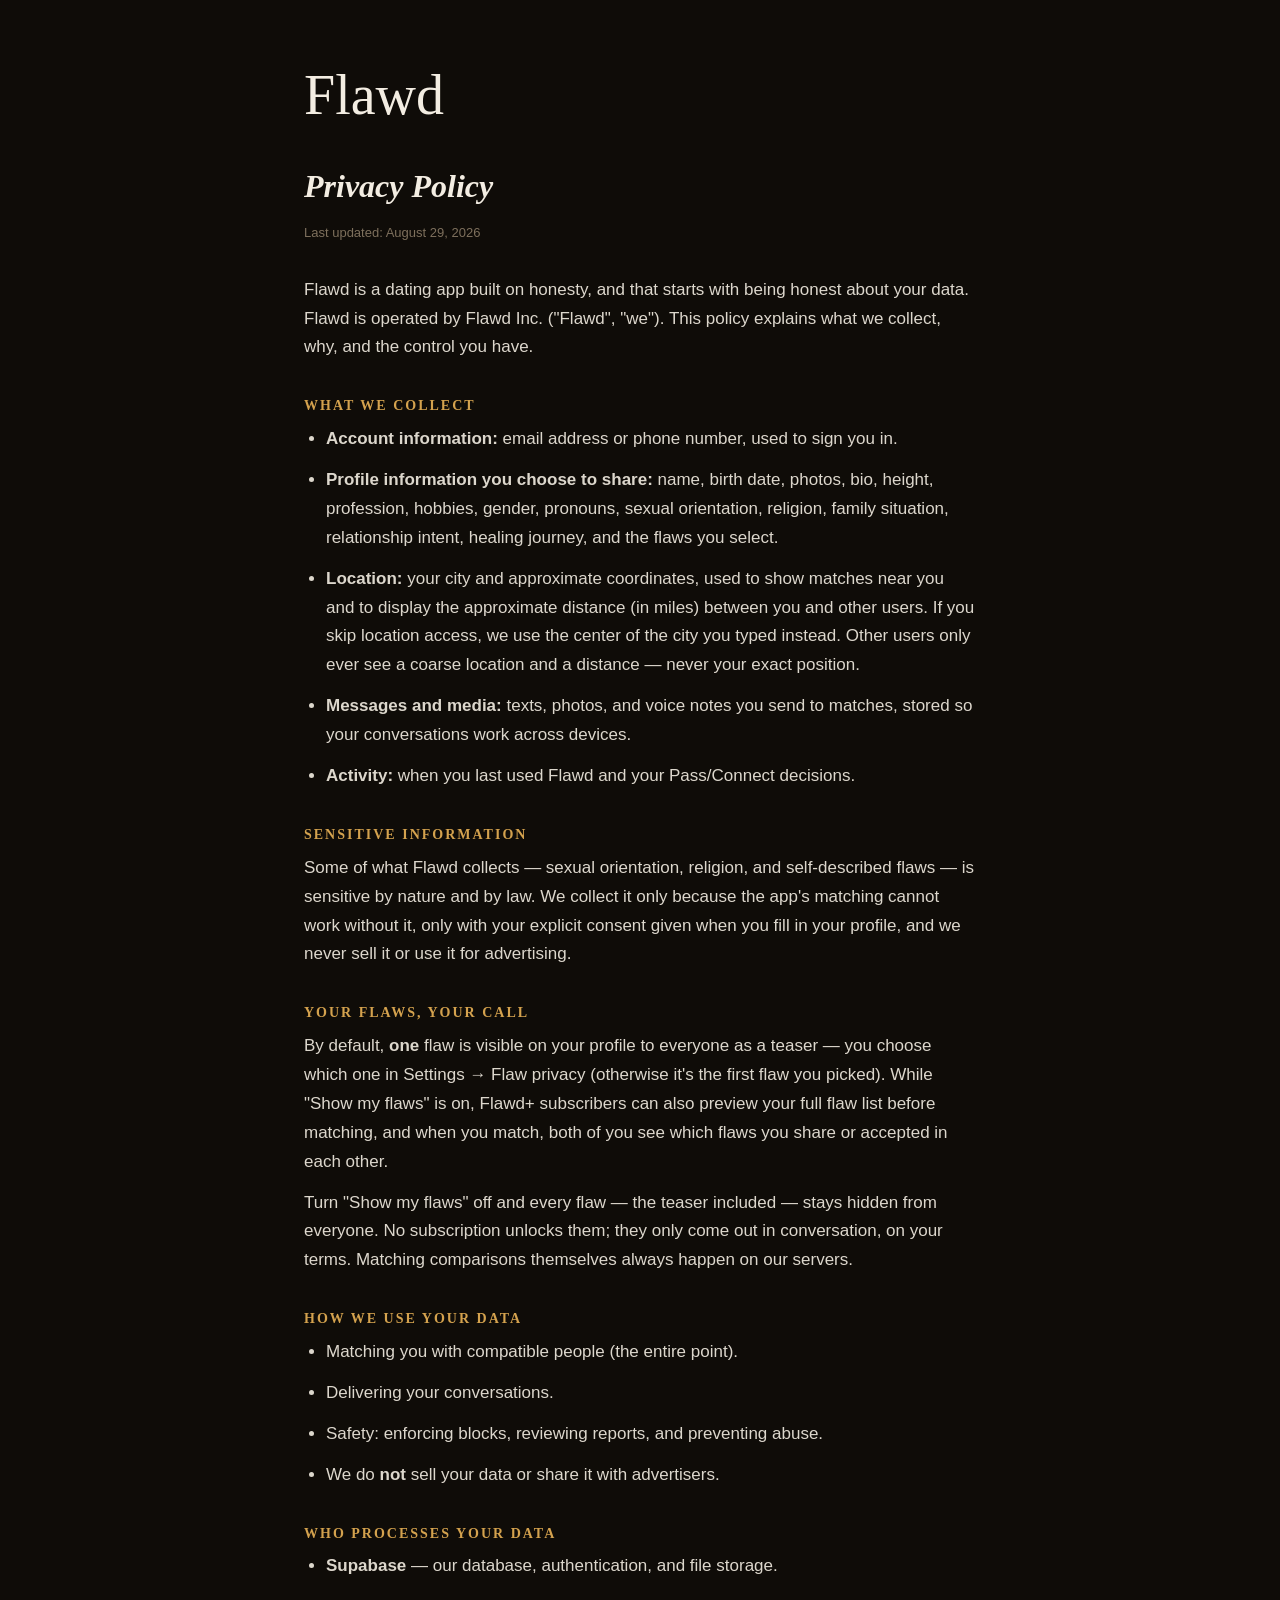
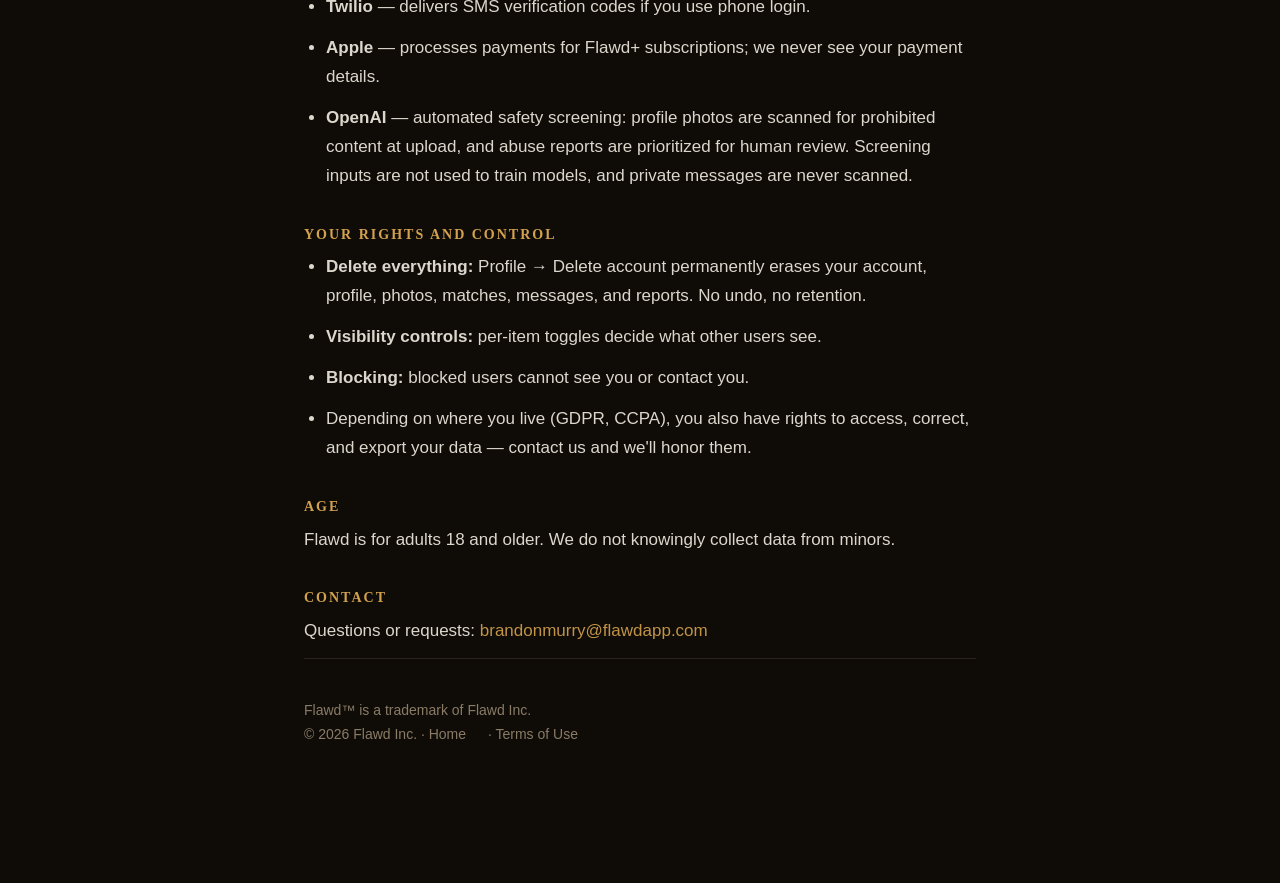
<file: privacy.html>
<!DOCTYPE html>
<html lang="en">
<head>
<meta charset="utf-8">
<meta name="viewport" content="width=device-width, initial-scale=1">
<title>Flawd — Privacy Policy</title>
<link rel="stylesheet" href="style.css">
</head>
<body>
<main class="legal">
  <div class="wordmark">Flawd</div>
  <h1>Privacy Policy</h1>
  <p class="updated">Last updated: August 29, 2026</p>

  <p>Flawd is a dating app built on honesty, and that starts with being honest about
     your data. Flawd is operated by Flawd Inc. ("Flawd", "we"). This policy explains what we collect, why, and the control you have.</p>

  <h2>What we collect</h2>
  <ul>
    <li><strong>Account information:</strong> email address or phone number, used to sign you in.</li>
    <li><strong>Profile information you choose to share:</strong> name, birth date, photos,
        bio, height, profession, hobbies, gender, pronouns, sexual orientation, religion,
        family situation, relationship intent, healing journey, and the flaws you select.</li>
    <li><strong>Location:</strong> your city and approximate coordinates, used to show
        matches near you and to display the approximate distance (in miles) between you
        and other users. If you skip location access, we use the center of the city you
        typed instead. Other users only ever see a coarse location and a distance —
        never your exact position.</li>
    <li><strong>Messages and media:</strong> texts, photos, and voice notes you send to
        matches, stored so your conversations work across devices.</li>
    <li><strong>Activity:</strong> when you last used Flawd and your Pass/Connect decisions.</li>
  </ul>

  <h2>Sensitive information</h2>
  <p>Some of what Flawd collects — sexual orientation, religion, and self-described
     flaws — is sensitive by nature and by law. We collect it only because the app's
     matching cannot work without it, only with your explicit consent given when you
     fill in your profile, and we never sell it or use it for advertising.</p>

  <h2>Your flaws, your call</h2>
  <p>By default, <strong>one</strong> flaw is visible on your profile to everyone as a
     teaser — you choose which one in Settings → Flaw privacy (otherwise it's the first
     flaw you picked). While "Show my flaws" is on, Flawd+ subscribers can also preview
     your full flaw list before matching, and when you match, both of you see which
     flaws you share or accepted in each other.</p>
  <p>Turn "Show my flaws" off and every flaw — the teaser included — stays hidden from
     everyone. No subscription unlocks them; they only come out in conversation, on
     your terms. Matching comparisons themselves always happen on our servers.</p>

  <h2>How we use your data</h2>
  <ul>
    <li>Matching you with compatible people (the entire point).</li>
    <li>Delivering your conversations.</li>
    <li>Safety: enforcing blocks, reviewing reports, and preventing abuse.</li>
    <li>We do <strong>not</strong> sell your data or share it with advertisers.</li>
  </ul>

  <h2>Who processes your data</h2>
  <ul>
    <li><strong>Supabase</strong> — our database, authentication, and file storage.</li>
    <li><strong>Twilio</strong> — delivers SMS verification codes if you use phone login.</li>
    <li><strong>Apple</strong> — processes payments for Flawd+ subscriptions; we never see
        your payment details.</li>
    <li><strong>OpenAI</strong> — automated safety screening: profile photos are scanned
        for prohibited content at upload, and abuse reports are prioritized for human
        review. Screening inputs are not used to train models, and private messages are
        never scanned.</li>
  </ul>

  <h2>Your rights and control</h2>
  <ul>
    <li><strong>Delete everything:</strong> Profile → Delete account permanently erases your
        account, profile, photos, matches, messages, and reports. No undo, no retention.</li>
    <li><strong>Visibility controls:</strong> per-item toggles decide what other users see.</li>
    <li><strong>Blocking:</strong> blocked users cannot see you or contact you.</li>
    <li>Depending on where you live (GDPR, CCPA), you also have rights to access,
        correct, and export your data — contact us and we'll honor them.</li>
  </ul>

  <h2>Age</h2>
  <p>Flawd is for adults 18 and older. We do not knowingly collect data from minors.</p>

  <h2>Contact</h2>
  <p>Questions or requests: <a href="mailto:brandonmurry@flawdapp.com">brandonmurry@flawdapp.com</a></p>

  <footer>Flawd™ is a trademark of Flawd Inc.<br>© 2026 Flawd Inc. · <a href="index.html">Home</a> · <a href="terms.html">Terms of Use</a></footer>
</main>
</body>
</html>
</file>
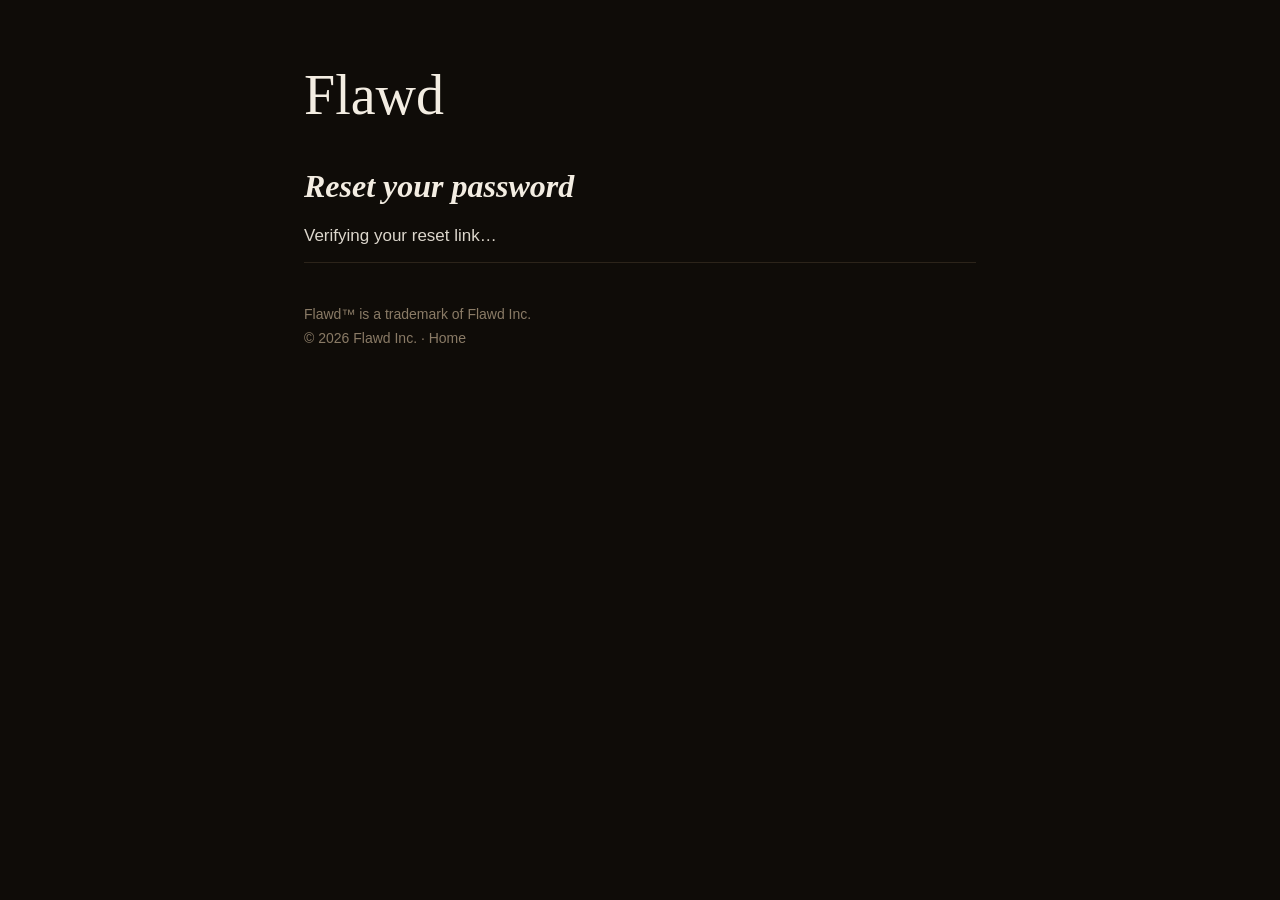
<file: reset.html>
<!DOCTYPE html>
<html lang="en">
<head>
<meta charset="utf-8">
<meta name="viewport" content="width=device-width, initial-scale=1">
<title>Flawd — Reset Password</title>
<link rel="stylesheet" href="style.css">
</head>
<body>
<main class="legal">
  <div class="wordmark">Flawd</div>
  <h1>Reset your password</h1>
  <p id="status">Verifying your reset link…</p>
  <div id="form" style="display:none;margin-top:16px;">
    <p>Choose a new password (at least 6 characters).</p>
    <input id="pw" type="password" placeholder="New password" autocomplete="new-password"
      style="width:100%;padding:12px;font-size:16px;box-sizing:border-box;margin-bottom:10px;">
    <input id="pw2" type="password" placeholder="Confirm new password" autocomplete="new-password"
      style="width:100%;padding:12px;font-size:16px;box-sizing:border-box;margin-bottom:12px;">
    <button id="save" style="width:100%;padding:14px;font-size:16px;cursor:pointer;">Set new password</button>
  </div>
  <footer>Flawd™ is a trademark of Flawd Inc.<br>© 2026 Flawd Inc. · <a href="index.html">Home</a></footer>
</main>
<script type="module">
import { createClient } from 'https://esm.sh/@supabase/supabase-js@2';
const sb = createClient('https://tzjrijwssdatgxlkhzzl.supabase.co', 'eyJhbGciOiJIUzI1NiIsInR5cCI6IkpXVCJ9.eyJpc3MiOiJzdXBhYmFzZSIsInJlZiI6InR6anJpandzc2RhdGd4bGtoenpsIiwicm9sZSI6ImFub24iLCJpYXQiOjE3ODczMjQxMjksImV4cCI6MjEwMjkwMDEyOX0.andUIHpiPBgLtTdXAorugyPALMtfVAB0XvYJp6D9DSw');
const statusEl = document.getElementById('status');
const formEl = document.getElementById('form');

// The recovery link drops a session in the URL; wait for Supabase to parse it.
sb.auth.onAuthStateChange((event, session) => {
  if (session) {
    statusEl.textContent = 'Link verified. Enter your new password below.';
    formEl.style.display = 'block';
  }
});

// Fallback if no session appears (expired or already-used link).
setTimeout(async () => {
  const { data } = await sb.auth.getSession();
  if (!data.session) {
    statusEl.textContent = 'This reset link is invalid or has expired. Request a new one from the app.';
  }
}, 2500);

document.getElementById('save').addEventListener('click', async () => {
  const pw = document.getElementById('pw').value;
  const pw2 = document.getElementById('pw2').value;
  if (pw.length < 6) { statusEl.textContent = 'Password must be at least 6 characters.'; return; }
  if (pw !== pw2) { statusEl.textContent = 'Passwords do not match.'; return; }
  const { error } = await sb.auth.updateUser({ password: pw });
  if (error) { statusEl.textContent = 'Error: ' + error.message; return; }
  formEl.style.display = 'none';
  statusEl.textContent = 'Your password has been reset. Open the Flawd app and log in with your new password.';
});
</script>
</body>
</html>
</file>
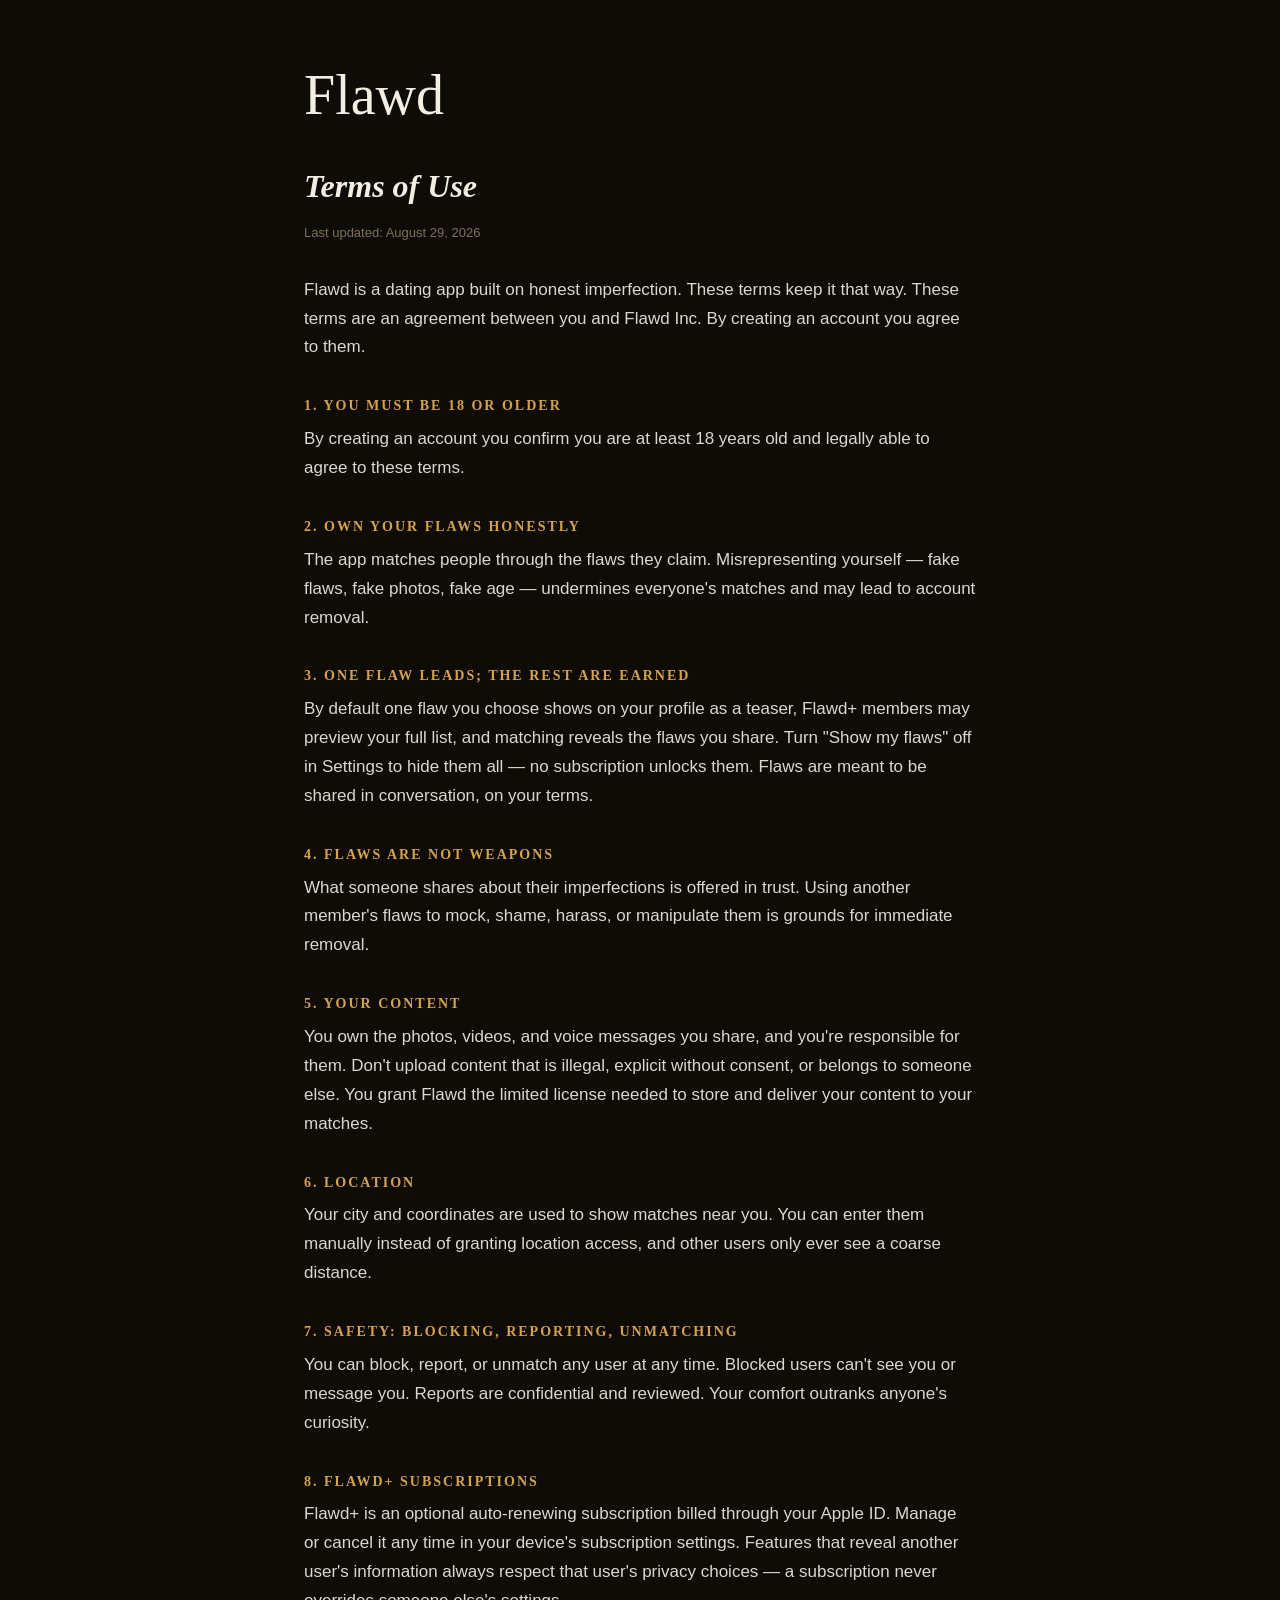
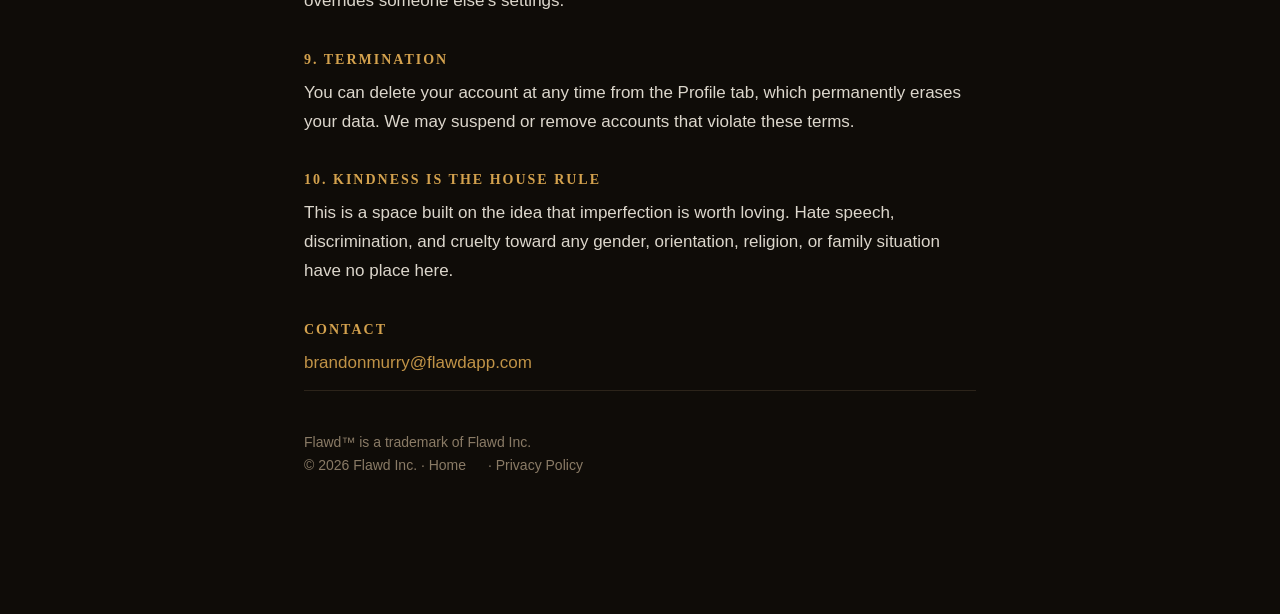
<file: terms.html>
<!DOCTYPE html>
<html lang="en">
<head>
<meta charset="utf-8">
<meta name="viewport" content="width=device-width, initial-scale=1">
<title>Flawd — Terms of Use</title>
<link rel="stylesheet" href="style.css">
</head>
<body>
<main class="legal">
  <div class="wordmark">Flawd</div>
  <h1>Terms of Use</h1>
  <p class="updated">Last updated: August 29, 2026</p>

  <p>Flawd is a dating app built on honest imperfection. These terms keep it that way.
     These terms are an agreement between you and Flawd Inc. By creating an account you agree to them.</p>

  <h2>1. You must be 18 or older</h2>
  <p>By creating an account you confirm you are at least 18 years old and legally able
     to agree to these terms.</p>

  <h2>2. Own your flaws honestly</h2>
  <p>The app matches people through the flaws they claim. Misrepresenting yourself —
     fake flaws, fake photos, fake age — undermines everyone's matches and may lead
     to account removal.</p>

  <h2>3. One flaw leads; the rest are earned</h2>
  <p>By default one flaw you choose shows on your profile as a teaser, Flawd+ members
     may preview your full list, and matching reveals the flaws you share. Turn "Show
     my flaws" off in Settings to hide them all — no subscription unlocks them.
     Flaws are meant to be shared in conversation,
     on your terms.</p>

  <h2>4. Flaws are not weapons</h2>
  <p>What someone shares about their imperfections is offered in trust. Using another
     member's flaws to mock, shame, harass, or manipulate them is grounds for
     immediate removal.</p>

  <h2>5. Your content</h2>
  <p>You own the photos, videos, and voice messages you share, and you're responsible
     for them. Don't upload content that is illegal, explicit without consent, or
     belongs to someone else. You grant Flawd the limited license needed to store and
     deliver your content to your matches.</p>

  <h2>6. Location</h2>
  <p>Your city and coordinates are used to show matches near you. You can enter them
     manually instead of granting location access, and other users only ever see a
     coarse distance.</p>

  <h2>7. Safety: blocking, reporting, unmatching</h2>
  <p>You can block, report, or unmatch any user at any time. Blocked users can't see
     you or message you. Reports are confidential and reviewed. Your comfort outranks
     anyone's curiosity.</p>

  <h2>8. Flawd+ subscriptions</h2>
  <p>Flawd+ is an optional auto-renewing subscription billed through your Apple ID.
     Manage or cancel it any time in your device's subscription settings. Features
     that reveal another user's information always respect that user's privacy
     choices — a subscription never overrides someone else's settings.</p>

  <h2>9. Termination</h2>
  <p>You can delete your account at any time from the Profile tab, which permanently
     erases your data. We may suspend or remove accounts that violate these terms.</p>

  <h2>10. Kindness is the house rule</h2>
  <p>This is a space built on the idea that imperfection is worth loving. Hate speech,
     discrimination, and cruelty toward any gender, orientation, religion, or family
     situation have no place here.</p>

  <h2>Contact</h2>
  <p><a href="mailto:brandonmurry@flawdapp.com">brandonmurry@flawdapp.com</a></p>

  <footer>Flawd™ is a trademark of Flawd Inc.<br>© 2026 Flawd Inc. · <a href="index.html">Home</a> · <a href="privacy.html">Privacy Policy</a></footer>
</main>
</body>
</html>
</file>
<file: style.css>
:root {
  --canvas:#0f0c08; --surface:#1d1712; --brand:#d4a24e; --gold:#c97d54;
  --ink:#f3ede2; --subtle:#8a7b66; --divider:#2c241a;
  --rose:#fb7185; --amber:#fbbf24; --teal:#2dd4bf;
}
* { box-sizing:border-box; margin:0; padding:0; }
html { scroll-behavior:smooth; }
body {
  background:var(--canvas); color:var(--ink);
  font:17px/1.7 -apple-system,'Segoe UI',Roboto,sans-serif;
  overflow-x:hidden;
}
a { color:var(--brand); text-decoration:none; }
.wrap { max-width:1080px; margin:0 auto; padding:0 24px; }
.script { font-family:'Snell Roundhand','Brush Script MT',cursive; }
.serif { font-family:Georgia,'Times New Roman',serif; font-style:italic; }

/* Nav */
nav {
  position:sticky; top:0; z-index:20;
  background:rgba(15,12,8,0.8); backdrop-filter:blur(12px);
  border-bottom:1px solid var(--divider);
}
nav .wrap { display:flex; align-items:center; justify-content:space-between; height:64px; }
nav .brand { font-family:'Snell Roundhand','Brush Script MT',cursive; font-size:30px; color:var(--ink); }
nav .links a { margin-left:28px; font-size:14px; color:var(--subtle); }
nav .links a:hover { color:var(--ink); }
@media (max-width:640px){ nav .links a{ margin-left:16px; font-size:13px; } }

/* Hero */
.hero { position:relative; text-align:center; padding:96px 0 80px; }
.hero::before {
  content:""; position:absolute; inset:0; z-index:-1;
  background:radial-gradient(circle at 50% 30%, rgba(212,162,78,0.18), transparent 60%);
}
.hero h1 { font-size:80px; color:var(--ink); line-height:1; margin-bottom:8px; }
.hero .tag { font-size:22px; color:var(--subtle); margin-bottom:16px; }
.hero p.lead { max-width:560px; margin:0 auto 36px; color:var(--ink); opacity:0.85; }
@media (max-width:640px){ .hero h1{ font-size:56px; } .hero .tag{ font-size:18px; } }

/* Seam divider */
.seam { height:2px; max-width:200px; margin:0 auto;
  background:linear-gradient(90deg, transparent, var(--brand), transparent); }

/* Buttons */
.btn {
  display:inline-block; font-size:15px; font-weight:500;
  padding:15px 28px; border-radius:16px; cursor:pointer; border:none;
}
.btn-primary { background:var(--brand); color:#211605; }
.btn-primary:hover { filter:brightness(1.08); }
.btn-ghost { border:1px solid var(--divider); color:var(--ink); background:transparent; }
.badges { margin-top:14px; }
.badge {
  display:inline-flex; align-items:center; gap:8px;
  background:var(--surface); border:1px solid var(--divider); border-radius:14px;
  padding:12px 20px; color:var(--ink); font-size:14px; opacity:0.55; cursor:default;
}
.appstore-badge { display:inline-block; line-height:0; transition:transform .15s ease; }
.appstore-badge:hover { transform:translateY(-1px); }
.appstore-badge img { display:block; height:52px; width:auto; }
.soon { font-size:11px; color:var(--subtle); margin-top:8px; }

/* Sections */
section { padding:72px 0; }
.eyebrow { color:var(--brand); font-size:12px; letter-spacing:3px; text-transform:uppercase; margin-bottom:12px; }
h2 { font-family:Georgia,serif; font-style:italic; font-size:38px; color:var(--ink); margin-bottom:16px; line-height:1.2; }
.muted { color:var(--subtle); max-width:640px; }

/* Steps */
.steps { display:grid; grid-template-columns:repeat(3,1fr); gap:20px; margin-top:36px; }
@media (max-width:760px){ .steps{ grid-template-columns:1fr; } }
.card { background:var(--surface); border:1px solid var(--divider); border-radius:20px; padding:28px; }
.card .n { font-family:Georgia,serif; font-style:italic; font-size:22px; color:var(--brand); margin-bottom:10px; }
.card h3 { font-size:18px; margin-bottom:8px; color:var(--ink); }
.card p { font-size:15px; color:var(--subtle); }

/* Resonance row */
.res { display:grid; grid-template-columns:repeat(3,1fr); gap:16px; margin-top:32px; }
@media (max-width:760px){ .res{ grid-template-columns:1fr; } }
.res .chip { border-radius:16px; padding:22px; border:1px solid rgba(255,255,255,0.06); }
.res .m { background:rgba(76,5,25,0.4); }
.res .c { background:rgba(69,26,3,0.4); }
.res .g { background:rgba(4,47,46,0.4); }
.res .chip .t { font-weight:600; margin-bottom:6px; }
.res .m .t { color:var(--rose); }
.res .c .t { color:var(--amber); }
.res .g .t { color:var(--teal); }
.res .chip p { font-size:14px; color:var(--subtle); }

/* Premium */
.premium { background:linear-gradient(180deg, var(--surface), var(--canvas)); border:1px solid var(--divider); border-radius:24px; padding:44px; text-align:center; }
.premium h2 { color:var(--brand); }
.perks { display:flex; flex-wrap:wrap; justify-content:center; gap:12px; margin-top:24px; }
.perk { background:var(--canvas); border:1px solid var(--divider); border-radius:14px; padding:12px 18px; font-size:14px; color:var(--ink); }

/* Waitlist */
.waitlist { text-align:center; }
.wl-form { display:flex; gap:10px; max-width:440px; margin:24px auto 0; }
@media (max-width:520px){ .wl-form{ flex-direction:column; } }
.wl-form input {
  flex:1; background:var(--surface); border:1px solid var(--divider); border-radius:16px;
  padding:15px 18px; color:var(--ink); font-size:15px; outline:none;
}
.wl-form input:focus { border-color:var(--brand); }
.wl-note { font-size:13px; color:var(--subtle); margin-top:12px; }

/* Footer */
footer { border-top:1px solid var(--divider); padding:40px 0; color:var(--subtle); font-size:14px; }
footer .wrap { display:flex; flex-wrap:wrap; justify-content:space-between; gap:16px; }
footer a { color:var(--subtle); margin-right:18px; }
footer a:hover { color:var(--ink); }

/* Legal pages */
.legal { max-width:720px; margin:0 auto; padding:48px 24px 96px; }
.legal .wordmark { font-family:'Snell Roundhand','Brush Script MT',cursive; font-size:56px; }
.legal h1 { font-family:Georgia,serif; font-style:italic; font-size:32px; margin:16px 0 8px; }
.legal h2 { color:var(--brand); font-size:14px; letter-spacing:2px; text-transform:uppercase; margin:36px 0 10px; font-style:normal; }
.legal p, .legal li { color:var(--ink); opacity:.9; margin-bottom:12px; }
.legal ul { padding-left:22px; }
.legal .updated { color:var(--subtle); font-size:13px; margin-bottom:32px; }
.legal .card { padding:20px 24px; margin:12px 0; }
</file>
